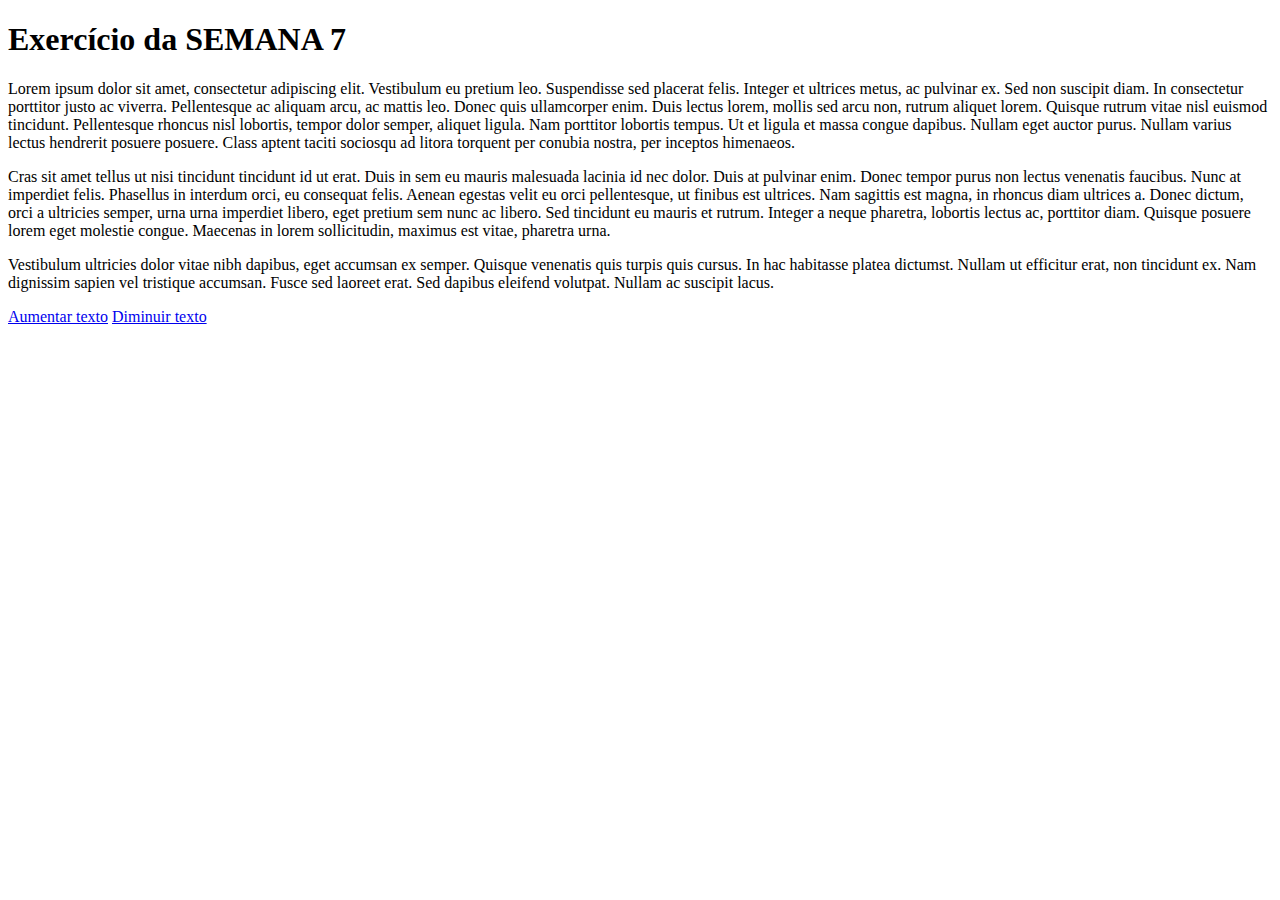
<file: AlteraTamanhoDaFonte/index.html>
<!DOCTYPE html>
<html lang="pt-br">

<head>
    <meta charset="UTF-8">
    <title>Exercício da SEMANA 7 - 22 a 26 de setembro</title>
   
     <link rel="stylesheet" href="style.css">
</head>

<body class="texto-regular">
    
    <h1>Exercício da SEMANA 7</h1>

    <p>Lorem ipsum dolor sit amet, consectetur adipiscing elit. Vestibulum eu pretium leo. Suspendisse sed placerat felis. Integer et ultrices metus, ac pulvinar ex. Sed non suscipit diam. In consectetur porttitor justo ac viverra. Pellentesque ac aliquam arcu, ac mattis leo. Donec quis ullamcorper enim. Duis lectus lorem, mollis sed arcu non, rutrum aliquet lorem. Quisque rutrum vitae nisl euismod tincidunt. Pellentesque rhoncus nisl lobortis, tempor dolor semper, aliquet ligula. Nam porttitor lobortis tempus. Ut et ligula et massa congue dapibus. Nullam eget auctor purus. Nullam varius lectus hendrerit posuere posuere. Class aptent taciti sociosqu ad litora torquent per conubia nostra, per inceptos himenaeos.</p>

    <p>Cras sit amet tellus ut nisi tincidunt tincidunt id ut erat. Duis in sem eu mauris malesuada lacinia id nec dolor. Duis at pulvinar enim. Donec tempor purus non lectus venenatis faucibus. Nunc at imperdiet felis. Phasellus in interdum orci, eu consequat felis. Aenean egestas velit eu orci pellentesque, ut finibus est ultrices. Nam sagittis est magna, in rhoncus diam ultrices a. Donec dictum, orci a ultricies semper, urna urna imperdiet libero, eget pretium sem nunc ac libero. Sed tincidunt eu mauris et rutrum. Integer a neque pharetra, lobortis lectus ac, porttitor diam. Quisque posuere lorem eget molestie congue. Maecenas in lorem sollicitudin, maximus est vitae, pharetra urna.</p>

    <p>Vestibulum ultricies dolor vitae nibh dapibus, eget accumsan ex semper. Quisque venenatis quis turpis quis cursus. In hac habitasse platea dictumst. Nullam ut efficitur erat, non tincidunt ex. Nam dignissim sapien vel tristique accumsan. Fusce sed laoreet erat. Sed dapibus eleifend volutpat. Nullam ac suscipit lacus.</p>

    <a href="#" id="aumentar">Aumentar texto</a>

     <a href="#" id="diminuir">Diminuir texto</a>

      <script src="script.js"></script>
</body>

</html>
</file>
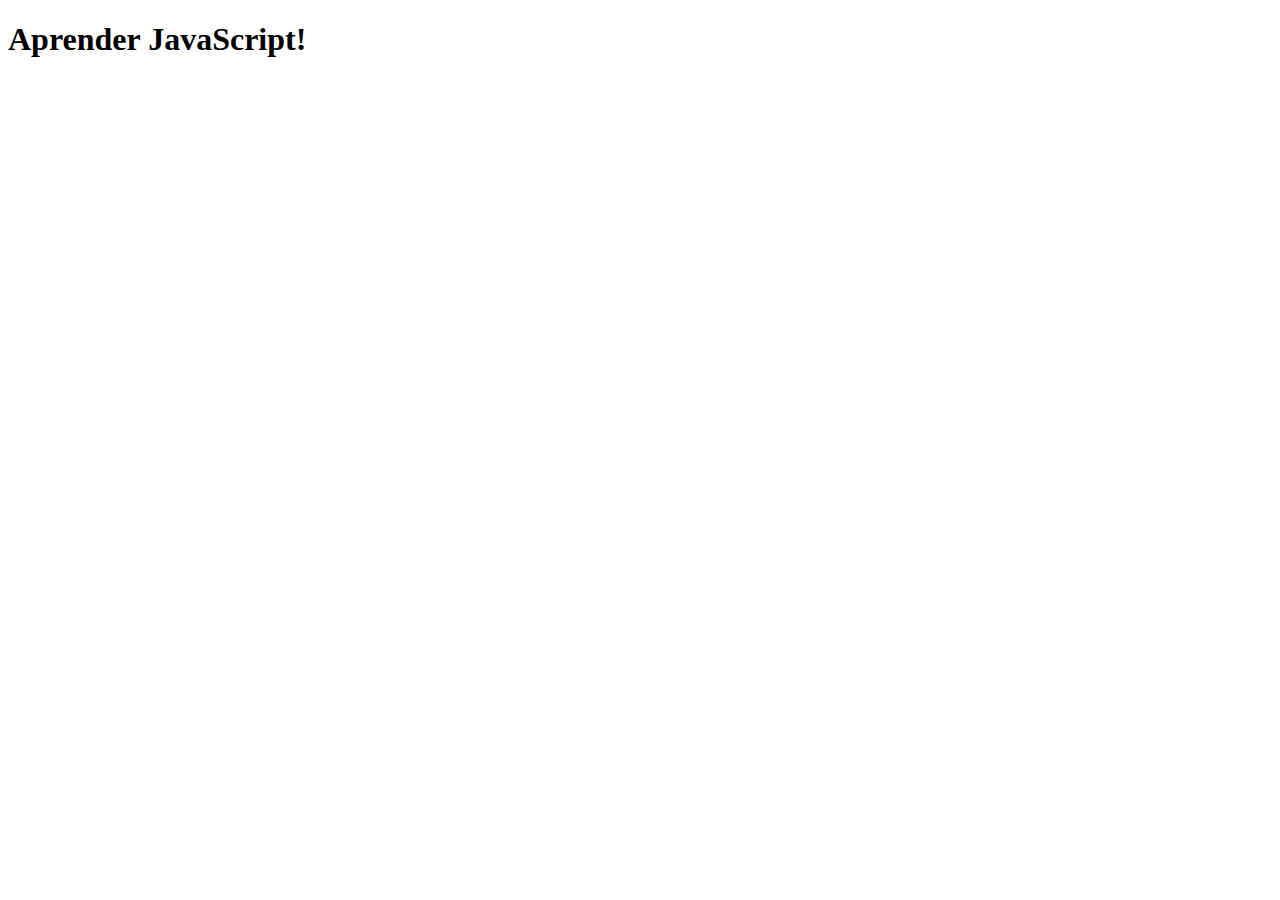
<file: elefantes/index.html>
<!DOCTYPE html>
<html lang="en">
<head>
   <meta charset="UTF-8">
   <meta name="viewport" content="width=device-width, initial-scale=1.0">
   <title>Fundamentos JavaScript</title>
   <script src="scripts.js"></script>
</head>
<body>
  <h1>Aprender JavaScript!</h1>

    <script>
        console.log("Hello World JavaScript!")
    </script>

</body>
</html>
</file>
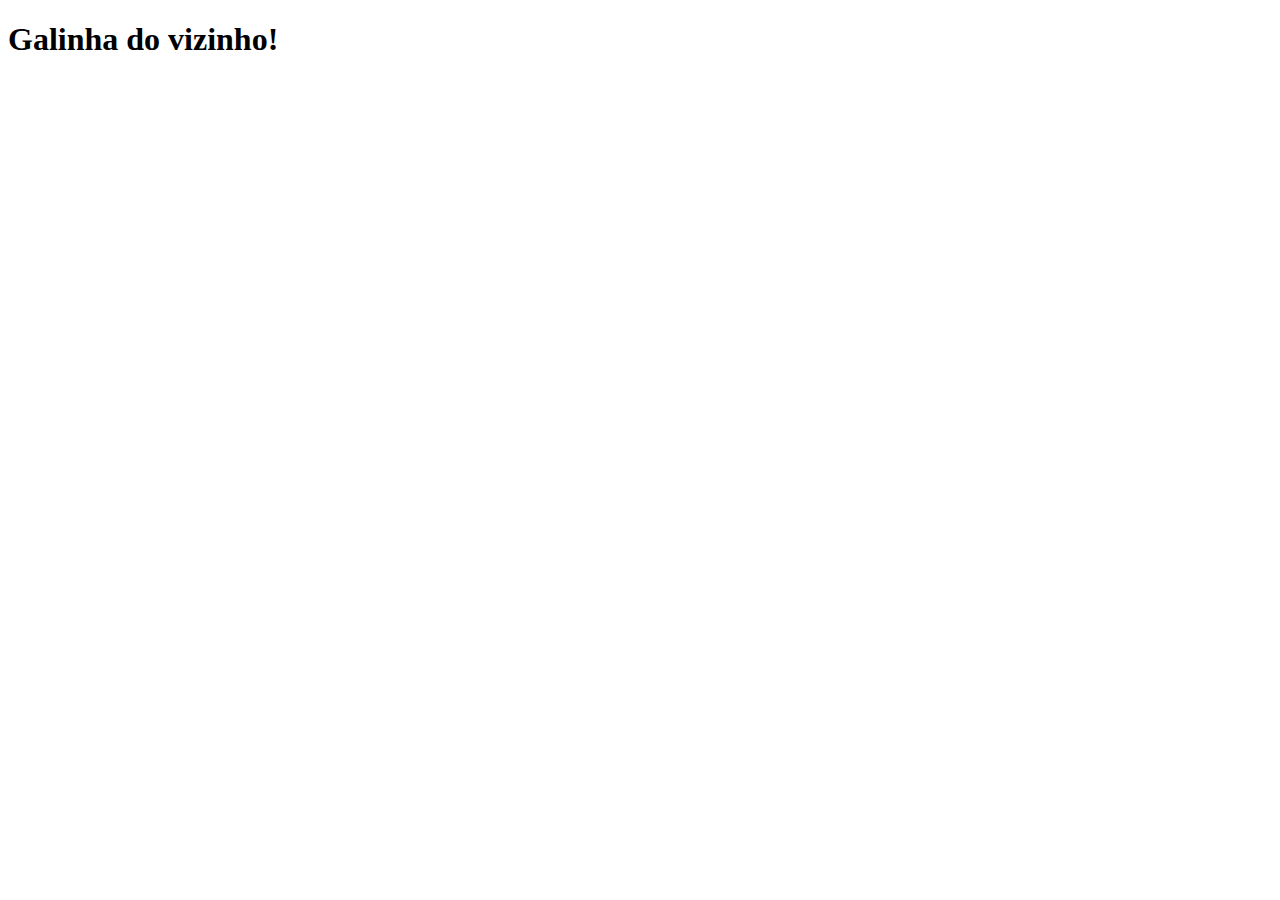
<file: galinhaDoVizinho/index.html>
<!DOCTYPE html>
<html lang="pt-br">
<head>
   <meta charset="UTF-8">
   <meta name="viewport" content="width=device-width, initial-scale=1.0">
   <title>Galinha do vizinho</title>
   <script src="scripts.js"></script>
</head>
<body>
  <h1>Galinha do vizinho!</h1>

</body>
</html>
</file>
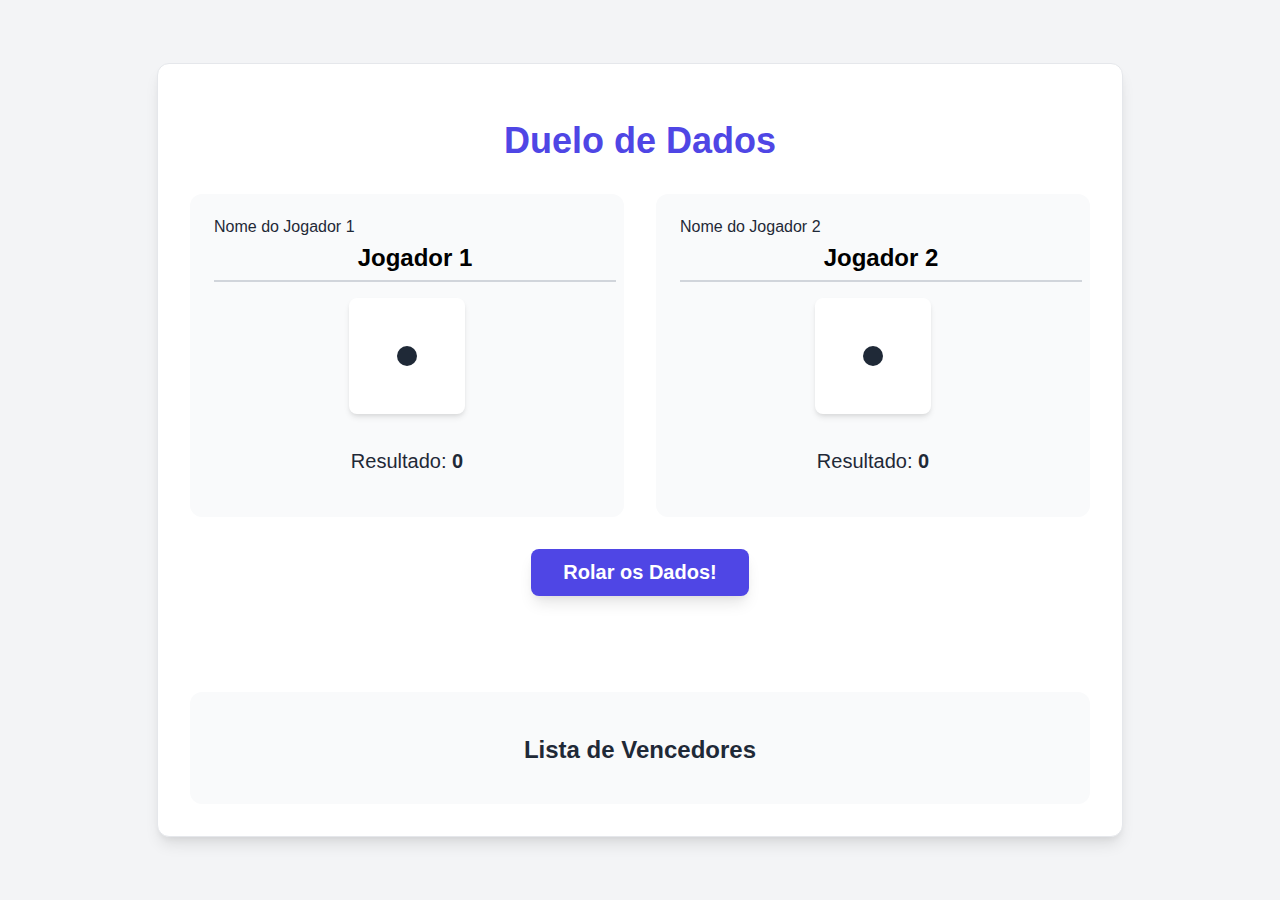
<file: Jogos/index.html>
<!DOCTYPE html>
<html lang="pt-BR">
<head>
    <meta charset="UTF-8">
    <meta name="viewport" content="width=device-width, initial-scale=1.0">
    <title>Duelo de Dados</title>
    <link rel="stylesheet" href="./css/style.css">
</head>
<body>

    <main>
        <h1>Duelo de Dados</h1>
        <!-- Seção dos Jogadores -->
        <div class="players-container">
            <!-- Jogador 1 -->
            <div id="player1-section" class="player-section">
                <form onsubmit="return false;">
                    <label for="player1-name" class="sr-only">Nome do Jogador 1</label>
                    <input type="text" id="player1-name" value="Jogador 1">
                </form>
                <div id="die1" class="die-container">
                    <img src="./imgs/1.svg" width="100" height="100">
                </div>
                <p class="player-result">Resultado: <span id="player1-result">0</span></p>
            </div>

            <!-- Jogador 2 -->
            <div id="player2-section" class="player-section">
                <form onsubmit="return false;">
                    <label for="player2-name" class="sr-only">Nome do Jogador 2</label>
                    <input type="text" id="player2-name" value="Jogador 2">
                </form>
                <div id="die2" class="die-container">
                    <img src="imgs/1.svg" width="100" height="100">
                </div>
                <p class="player-result">Resultado: <span id="player2-result">0</span></p>
            </div>
        </div>

        <!-- Seção de Ação e Resultado -->
        <div class="action-section">
            <button id="roll-button">Rolar os Dados!</button>
            <div id="winner-announcement" aria-live="polite">&nbsp;</div>
        </div>

        <!-- Seção da Lista de Vencedores -->
        <div class="winners-section">
            <h2> Lista de Vencedores </h2>
            <ol id="winners-list">
                <!-- Vencedores serão adicionados aqui -->
            </ol>
        </div>
    </main>

    <script src="./resposta.js"></script>

</body>
</html>
</file>
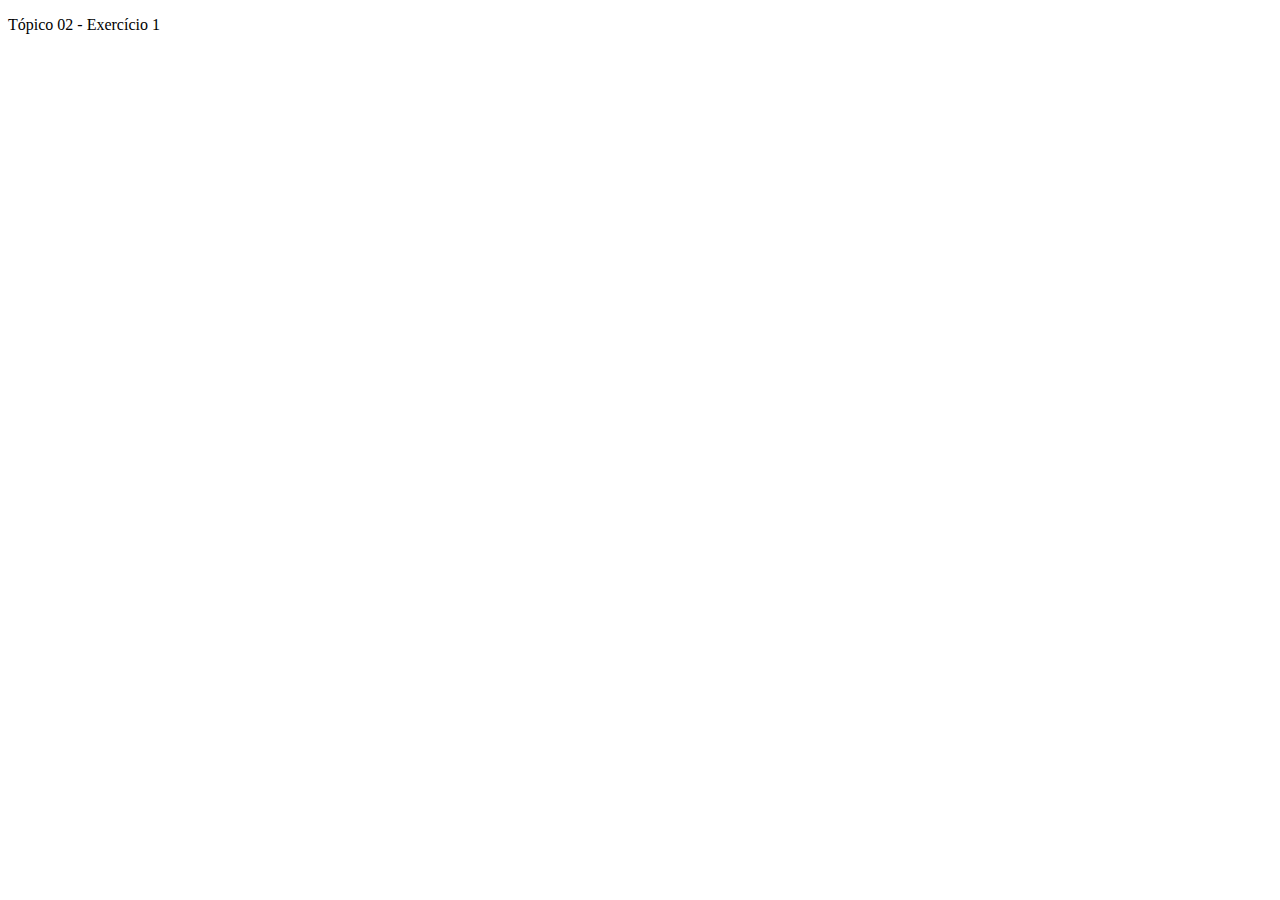
<file: Topico02/Exercicio1/index.html>
<!DOCTYPE html>
<html lang="pt-br">

<head>
    <meta charset="UTF-8">
    <title>Aula1</title>
    <script src="script.js"></script>
</head>

<body>
    <p>Tópico 02 - Exercício 1</p>
</body>

</html>
</file>
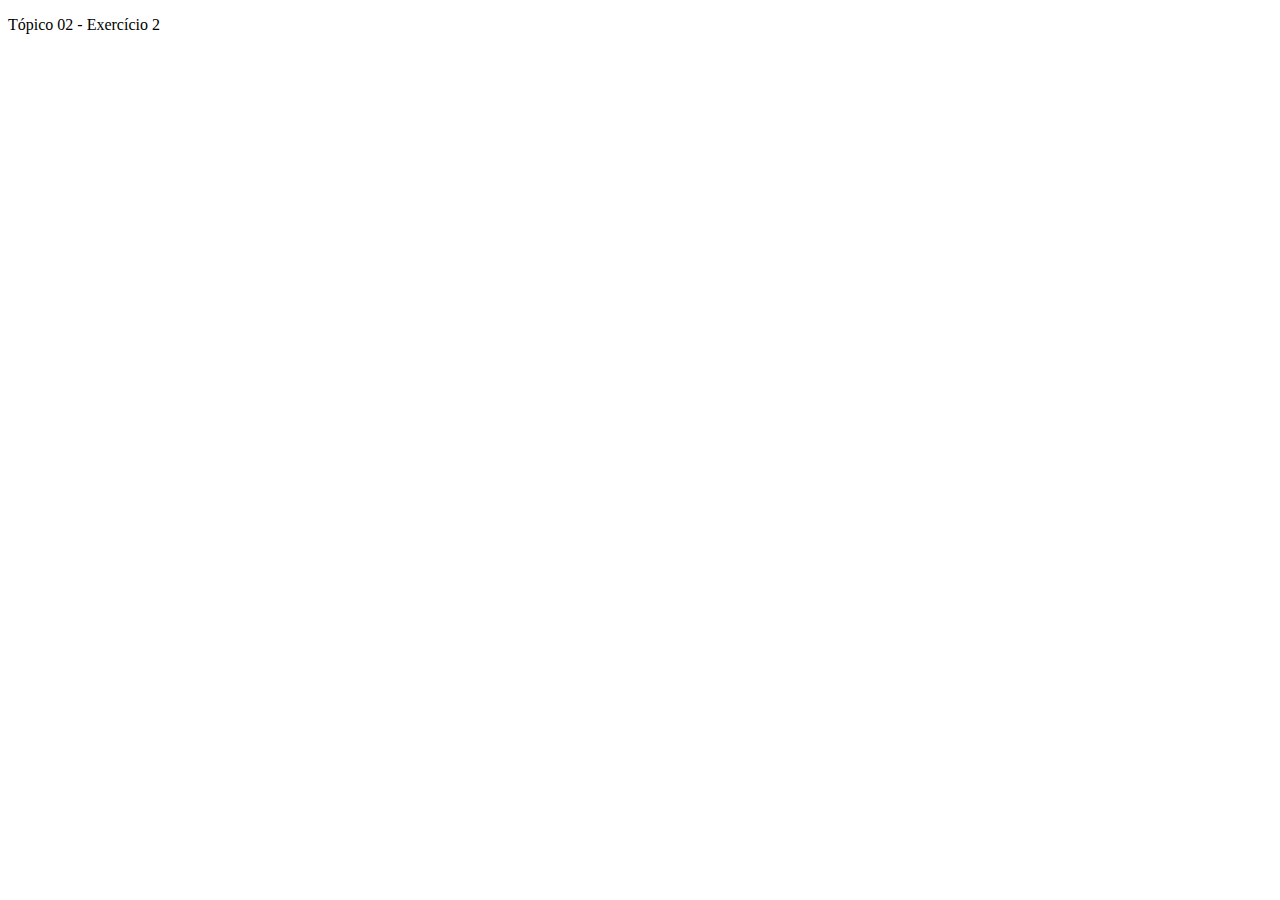
<file: Topico02/Exercicio2/index.html>
<!DOCTYPE html>
<html lang="pt-br">

<head>
    <meta charset="UTF-8">
    <title>Aula1</title>
    <script src="script.js"></script>
</head>

<body>
    <p>Tópico 02 - Exercício 2</p>
</body>

</html>
</file>
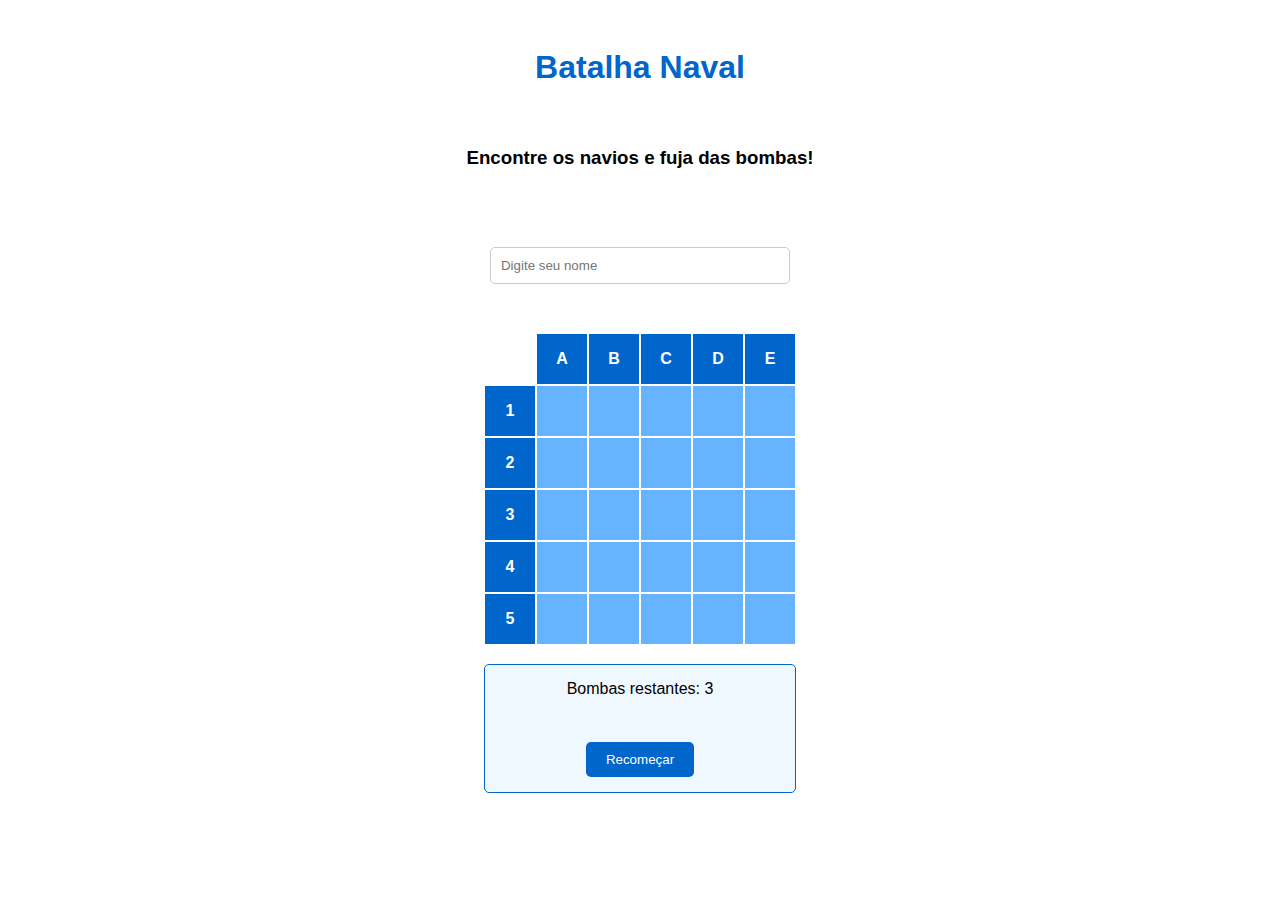
<file: Topico06/DOM_Batalha Naval/index.html>
<!DOCTYPE html>
<html lang="pt-BR">
<head>
    <meta charset="UTF-8">
    <meta name="viewport" content="width=device-width, initial-scale=1.0">
    <title>Batalha Naval Simplificado</title>
    <style>
        body {
            font-family: Arial, sans-serif;
            display: flex;
            flex-direction: column;
            align-items: center;
            padding: 20px;
        }
        
        h1 {
            color: #0066cc;
        }
        
        .game-container {
            display: flex;
            gap: 30px;
            margin-top: 20px;
            justify-content: center;
            align-items: center;
            flex-direction: column;
        }
        
        .board {
            display: grid;
            grid-template-columns: repeat(6, 50px);
            grid-template-rows: repeat(6, 50px);
            gap: 2px;
        }

        .header {
            background-color: #0066cc;
            color: white;
            display: flex;
            justify-content: center;
            align-items: center;
            font-weight: bold;
        }

        .header:first-child {
            background-color: #ffffff;
        }
        
        .cell {
            width: 50px;
            height: 50px;
            background-color: #66b3ff;
            display: flex;
            justify-content: center;
            align-items: center;
            cursor: pointer;
            font-weight: bold;
            color: white;
        }
        
        .cell:hover {
            background-color: #3399ff;
        }
        
        .cell.bomb {
            background-image: url('img/explosion.png');
            background-repeat: no-repeat;
            background-position: center;
        }
        
        .cell.miss {
            background-image: url('img/splash.png');
            background-repeat: no-repeat;
            background-position: center;
        }
        
        .cell.hit {
            background-image: url('img/pirate-ship.png');
            background-repeat: no-repeat;
            background-position: center;
        }
        
        .info-panel {
            margin-top: 20px;
            padding: 15px;
            border: 1px solid #0066cc;
            border-radius: 5px;
            background-color: #f0f8ff;
            text-align: center;
            min-width: 280px;
        }
        
        #message {
            margin-top: 10px;
            font-weight: bold;
            min-height: 24px;
            text-align: center;
        }

        #restart-button {
            margin-top: 10px;
            padding: 10px 20px;
            background-color: #0066cc;
            color: white;
            border: none;
            border-radius: 5px;
            cursor: pointer;
        }
        #restart-button:hover {
            background-color: #005bb5;
        }
        .form-name {
            margin-top: 30px;
            margin-bottom: 20px;
            display: flex;
            flex-direction: column;
            align-items: flex-start;
            width: 300px;
        }
        .form-name input {
            padding: 10px;
            border: 1px solid #ccc;
            border-radius: 5px;
            width: 100%;
            box-sizing: border-box;
        }
    </style>
</head>
<body>
    <h1>Batalha Naval</h1>

   
    
    <div class="game-container">
            <h3>Encontre os navios e fuja das bombas!</h3>

            <form class="form-name">
            <input type="text" id="player-name" placeholder="Digite seu nome" name="player-name">
            </form>

            <div id="player-board" class="board">
                <div class="header"></div>
                <div class="header">A</div>
                <div class="header">B</div>
                <div class="header">C</div>
                <div class="header">D</div>
                <div class="header">E</div>
                <div class="header">1</div>
                <div class="cell" posicao="0"></div>
                <div class="cell" posicao="1"></div>
                <div class="cell" posicao="2"></div>
                <div class="cell" posicao="3"></div>
                <div class="cell" posicao="4"></div>
                <div class="header">2</div>
                <div class="cell" posicao="5"></div>
                <div class="cell" posicao="6"></div>
                <div class="cell" posicao="7"></div>
                <div class="cell" posicao="8"></div>
                <div class="cell" posicao="9"></div>
                <div class="header">3</div>
                <div class="cell" posicao="10"></div>
                <div class="cell" posicao="11"></div>
                <div class="cell" posicao="12"></div>
                <div class="cell" posicao="13"></div>
                <div class="cell" posicao="14"></div>
                <div class="header">4</div>
                <div class="cell" posicao="15"></div>
                <div class="cell" posicao="16"></div>
                <div class="cell" posicao="17"></div>
                <div class="cell" posicao="18"></div>
                <div class="cell" posicao="19"></div>
                <div class="header">5</div>
                <div class="cell" posicao="20"></div>
                <div class="cell" posicao="21"></div>
                <div class="cell" posicao="22"></div>
                <div class="cell" posicao="23"></div>
                <div class="cell" posicao="24"></div>
            </div>
    </div>
    
    
    

    <div class="info-panel">
        <div>
            Bombas restantes: <span id="player-bombs">3</span>
        </div>
        <div id="message"></div>
        <button id="restart-button" >Recomeçar</button>
    </div>

    <script src="resposta.js"></script>
</body>
</html>
</file>
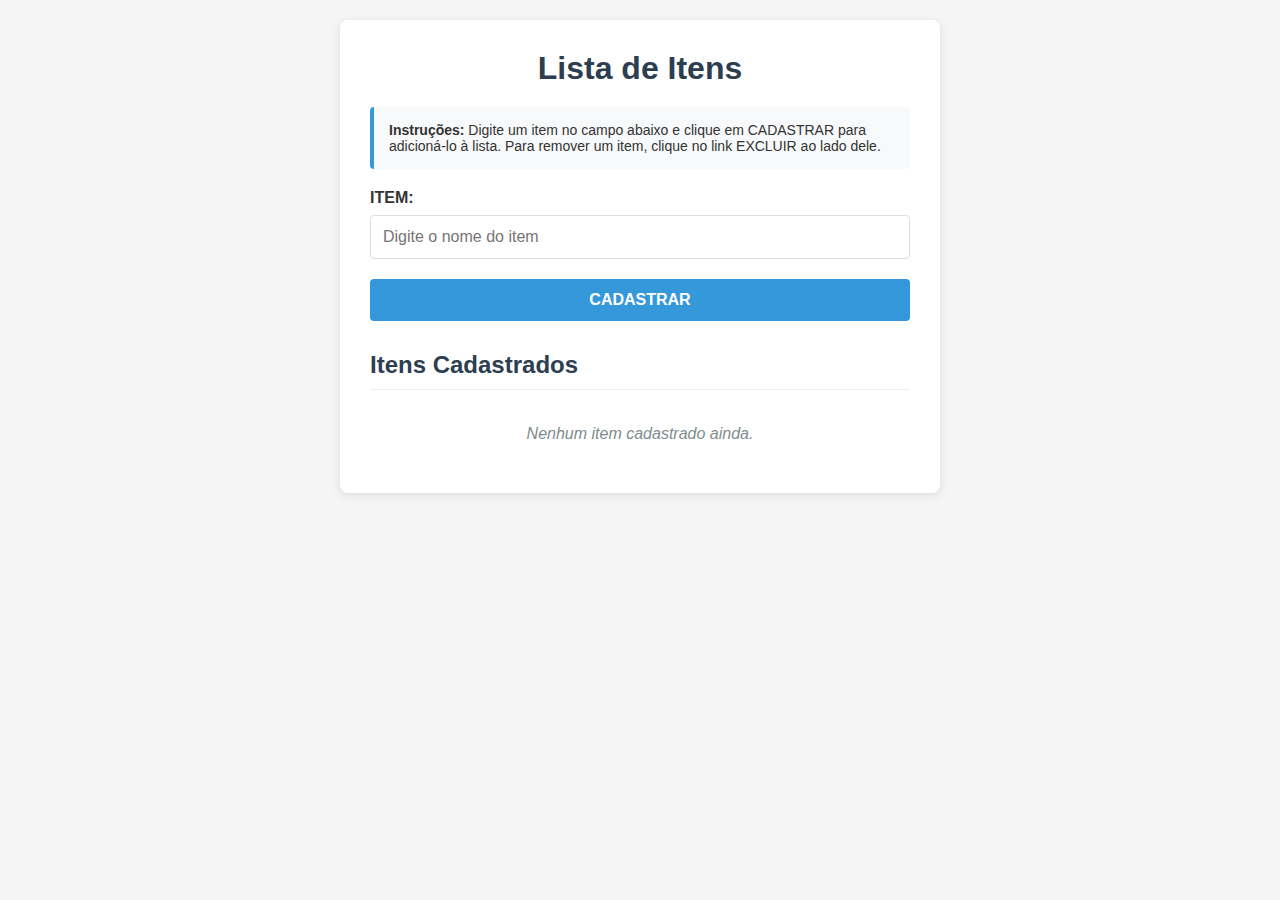
<file: Topico07/form/index.html>
<!DOCTYPE html>
<html lang="pt-br">

<head>
    <meta charset="UTF-8">
    <meta name="viewport" content="width=device-width, initial-scale=1.0">
    <title>Lista de Itens - Exercício de Formulários</title>
    <link rel="stylesheet" href="style.css">
</head>

<body>
    <div class="container">
        <h1>Lista de Itens</h1>

        <div class="instructions">
            <p><strong>Instruções:</strong> Digite um item no campo abaixo e clique em CADASTRAR para adicioná-lo à
                lista. Para remover um item, clique no link EXCLUIR ao lado dele.</p>
        </div>

        <!-- Formulário -->
        <form id="itemForm">
            <div class="form-group">
                <label for="item">ITEM:</label>
                <input type="text" id="item" name="item" placeholder="Digite o nome do item" required>
            </div>
            <button type="submit">CADASTRAR</button>
        </form>

        <!-- Lista de itens -->
        <div class="item-list">
            <h2>Itens Cadastrados</h2>
            <ul id="itemList">
                <!-- Itens serão adicionados aqui dinamicamente -->
            </ul>
        </div>
    </div>

    <script src="script.js"></script>
</body>

</html>
</file>
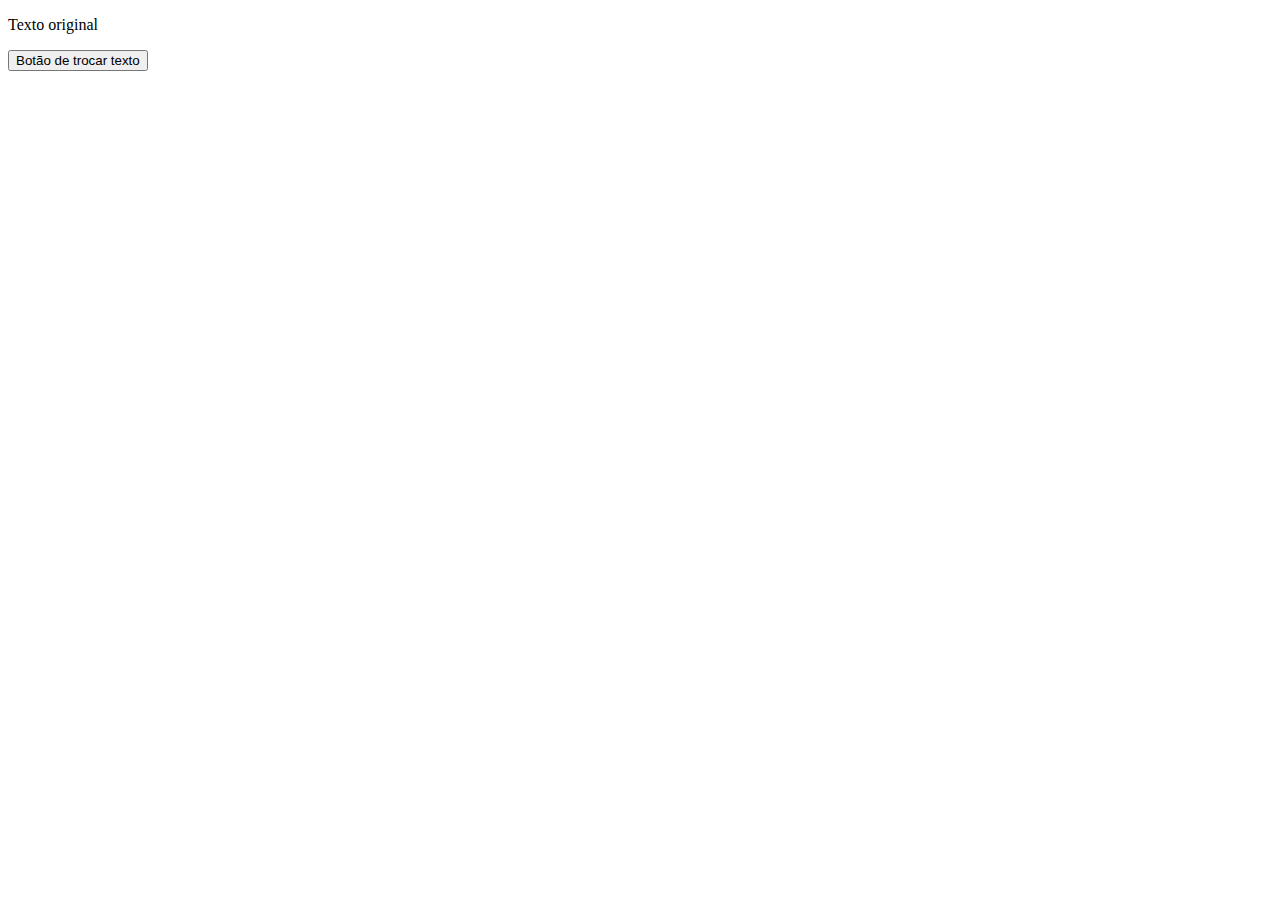
<file: Topico06/ExerciciosAddEventListener/2-mudar_conteudo_de_tag-click.html>
<!DOCTYPE html>
<html lang="en">

<head>
  <meta charset="UTF-8">
  <meta name="viewport" content="width=device-width, initial-scale=1.0">
  <title>Mudar texto</title>
</head>

<body>

  <!-- 2. Mudando texto

Quando o usuário clicar em um botão, o texto dentro de um <p> deve mudar para:

“Você clicou no botão!” -->


  <p>Texto original</p>


  <button id="muda-texto">Botão de trocar texto</button>

  
  <script>
    const botao = document.getElementById('muda-texto');
    const paragrafo = document.querySelector('p');

    botao.addEventListener('click', () => {
      // Usar textContent ou innerHTML para mudar o texto
      paragrafo.textContent = "Você clicou no botão!";

    });
  </script>


</body>

</html>
</file>
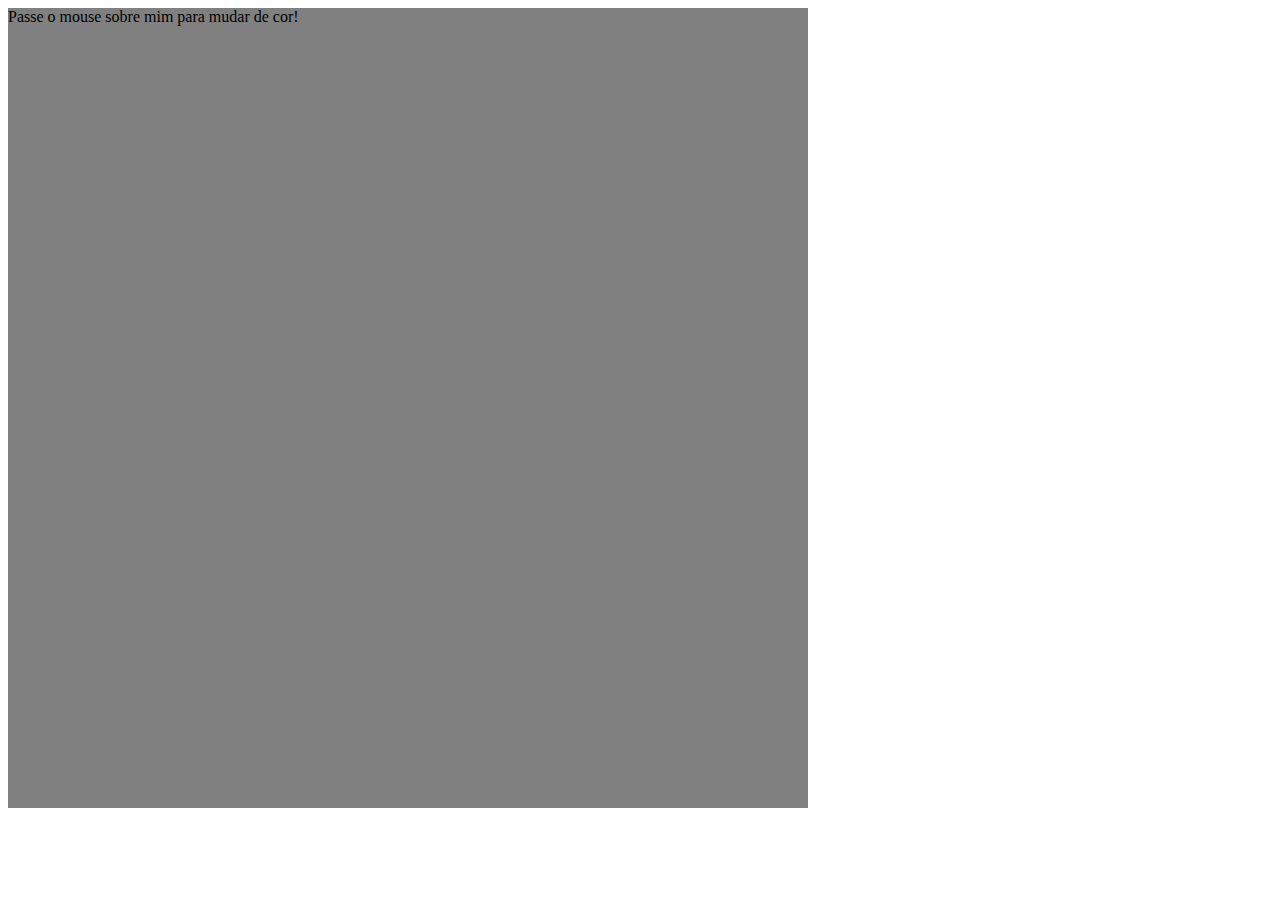
<file: Topico06/ExerciciosAddEventListener/4-mudar_cor_div-mouseover.html>
<!DOCTYPE html>
<html lang="en">

<head>
  <meta charset="UTF-8">
  <meta name="viewport" content="width=device-width, initial-scale=1.0">
  <title>Mudar cor da DIV</title>
</head>

<body>


  <!-- 4. Mouse over

Crie uma <div> com fundo cinza.
Quando o mouse passar por cima dela (mouseover), mude a cor para azul.
Quando sair (mouseout), volte ao cinza. -->


  <div style="width: 800px; height: 800px; background-color: gray; transition: background-color 0.3s;">
    Passe o mouse sobre mim para mudar de cor!
  </div>

  <script>
    const div = document.querySelector('div');
    const cores = ['red', 'blue', 'green', 'orange', 'purple', 'yellow', 'pink', 'cyan'];

    div.addEventListener('mouseover', () => {
      const corAleatoria = cores[Math.floor(Math.random() * cores.length)];
      // aqui não é document. 
      div.style.backgroundColor = corAleatoria;
    });

    // Opcional: voltar ao cinza quando o mouse sair
    div.addEventListener('mouseout', () => {
      div.style.backgroundColor = 'gray';
    });
  </script>
</body>

</html>
</file>
<file: AlteraTamanhoDaFonte/style.css>
.texto-pequeno{

 font-size: 0.8rem;

}

.texto-regular{

 font-size: 1rem;

}

.texto-grande{

 font-size: 1.5rem;

}
</file>
<file: Jogos/css/style.css>
:root {
    --cor-fundo: #f3f4f6;
    --cor-surface: #ffffff;
    --cor-texto: #1f2937;
    --cor-primaria: #4f46e5;
    --cor-primaria-hover: #4338ca;
    --borda-radius: 0.75rem;
    --sombra: 0 10px 15px -3px rgba(0, 0, 0, 0.1), 0 4px 6px -2px rgba(0, 0, 0, 0.05);
}

body {
    font-family: -apple-system, BlinkMacSystemFont, "Segoe UI", Roboto, Helvetica, Arial, sans-serif, "Apple Color Emoji", "Segoe UI Emoji", "Segoe UI Symbol";
    background-color: var(--cor-fundo);
    color: var(--cor-texto);
    margin: 0;
    min-height: 100vh;
    display: flex;
    align-items: center;
    justify-content: center;
    padding: 1rem;
    box-sizing: border-box;
}

main {
    background-color: var(--cor-surface);
    padding: 2rem;
    border-radius: var(--borda-radius);
    box-shadow: var(--sombra);
    width: 100%;
    max-width: 900px;
    border: 1px solid #e5e7eb;
}

h1 {
    font-size: 2.25rem;
    font-weight: bold;
    text-align: center;
    margin-bottom: 2rem;
    color: var(--cor-primaria);
}

h2 {
    font-size: 1.5rem;
    font-weight: bold;
    margin-bottom: 1rem;
    text-align: center;
}

/* Seção dos Jogadores */
.players-container {
    display: flex;
    flex-wrap: wrap;
    gap: 2rem;
    margin-bottom: 2rem;
}

.player-section {
    flex: 1;
    min-width: 250px;
    display: flex;
    flex-direction: column;
    align-items: center;
    padding: 1.5rem;
    background-color: #f9fafb;
    border-radius: var(--borda-radius);
}

input[type="text"] {
    font-size: 1.5rem;
    font-weight: 600;
    text-align: center;
    background: transparent;
    border: none;
    border-bottom: 2px solid #d1d5db;
    padding: 0.5rem;
    margin-bottom: 1rem;
    width: 100%;
    transition: border-color 0.2s;
}

input[type="text"]:focus {
    outline: none;
    border-color: var(--cor-primaria);
}

.die-container {
    width: 100px;
    height: 100px;
    background-color: #ffffff;
    border-radius: 0.5rem;
    box-shadow: 0 4px 6px -1px rgba(0, 0, 0, 0.1), 0 2px 4px -1px rgba(0, 0, 0, 0.06);
    display: flex;
    align-items: center;
    justify-content: center;
    padding: 0.5rem;
    margin-bottom: 1rem;
}

.player-result {
    font-size: 1.25rem;
}

.player-result span {
    font-weight: bold;
}

/* Seção de Ação */
.action-section {
    text-align: center;
    margin-bottom: 2rem;
}

#roll-button {
    background-color: var(--cor-primaria);
    color: white;
    font-weight: bold;
    padding: 0.75rem 2rem;
    border: none;
    border-radius: 0.5rem;
    font-size: 1.25rem;
    box-shadow: var(--sombra);
    cursor: pointer;
    transition: background-color 0.2s, transform 0.1s;
}

#roll-button:hover {
    background-color: var(--cor-primaria-hover);
}

#roll-button:active {
    transform: scale(0.95);
}

#roll-button:disabled {
    background-color: #9ca3af;
    cursor: not-allowed;
    transform: none;
}

#winner-announcement {
    margin-top: 1.5rem;
    font-size: 1.875rem;
    font-weight: bold;
    height: 40px;
}

/* Lista de Vencedores */
.winners-section {
    background-color: #f9fafb;
    padding: 1.5rem;
    border-radius: var(--borda-radius);
}

#winners-list {
    list-style-type: decimal;
    padding-left: 2rem;
    margin: 0 auto;
    max-width: 400px;
    text-align: left;
    font-size: 1.125rem;
}

#winners-list li {
    margin-bottom: 0.5rem;
}


@keyframes roll {
    0% { transform: rotateX(0deg) rotateY(0deg); }
    100% { transform: rotateX(360deg) rotateY(360deg); }
  }
  
  .dado-animado {
    animation: roll 1s linear infinite;
  }
</file>
<file: Topico07/form/style.css>
/* ===== RESET E CONFIGURAÇÕES GERAIS ===== */
/* Remove margens, preenchimentos padrão e define box-sizing para todos os elementos */
* {
    margin: 0;
    padding: 0;
    box-sizing: border-box; /* Inclui padding e border na largura/altura total */
    font-family: 'Segoe UI', Tahoma, Geneva, Verdana, sans-serif; /* Define fonte padrão */
}

/* ===== ESTILOS DO CORPO DA PÁGINA ===== */
body {
    background-color: #f5f5f5; /* Cor de fundo cinza claro */
    padding: 20px; /* Espaçamento interno */
    color: #333; /* Cor do texto principal */
}

/* ===== CONTAINER PRINCIPAL ===== */
.container {
    max-width: 600px; /* Largura máxima do conteúdo */
    margin: 0 auto; /* Centraliza o container na página */
    background-color: white; /* Fundo branco */
    border-radius: 8px; /* Cantos arredondados */
    box-shadow: 0 2px 10px rgba(0, 0, 0, 0.1); /* Sombra suave */
    padding: 30px; /* Espaçamento interno */
}

/* ===== TÍTULO PRINCIPAL ===== */
h1 {
    text-align: center; /* Centraliza o texto */
    margin-bottom: 20px; /* Espaço abaixo do título */
    color: #2c3e50; /* Cor azul escuro */
}

/* ===== GRUPO DE FORMULÁRIO ===== */
.form-group {
    margin-bottom: 20px; /* Espaço entre os grupos de formulário */
}

/* ===== RÓTULOS DO FORMULÁRIO ===== */
label {
    display: block; /* Faz o label ocupar toda a linha */
    margin-bottom: 8px; /* Espaço abaixo do label */
    font-weight: 600; /* Peso da fonte semi-negrito */
}

/* ===== CAMPO DE TEXTO DO FORMULÁRIO ===== */
input[type="text"] {
    width: 100%; /* Ocupa 100% da largura disponível */
    padding: 12px; /* Espaçamento interno */
    border: 1px solid #ddd; /* Borda cinza clara */
    border-radius: 4px; /* Cantos levemente arredondados */
    font-size: 16px; /* Tamanho da fonte */
    transition: border-color 0.3s; /* Transição suave para a cor da borda */
}

/* Efeito quando o campo de texto está focado */
input[type="text"]:focus {
    border-color: #3498db; /* Borda azul quando focado */
    outline: none; /* Remove contorno padrão do navegador */
}

/* ===== BOTÃO DE ENVIO ===== */
button[type="submit"] {
    background-color: #3498db; /* Cor de fundo azul */
    color: white; /* Cor do texto branco */
    border: none; /* Remove borda padrão */
    padding: 12px 20px; /* Espaçamento interno */
    border-radius: 4px; /* Cantos arredondados */
    cursor: pointer; /* Muda cursor para pointer ao passar o mouse */
    font-size: 16px; /* Tamanho da fonte */
    font-weight: 600; /* Peso da fonte semi-negrito */
    transition: background-color 0.3s; /* Transição suave para cor de fundo */
    width: 100%; /* Ocupa 100% da largura disponível */
}

/* Efeito hover no botão */
button[type="submit"]:hover {
    background-color: #2980b9; /* Azul mais escuro ao passar o mouse */
}

/* ===== SEÇÃO DA LISTA DE ITENS ===== */
.item-list {
    margin-top: 30px; /* Espaço acima da lista */
}

/* Título da lista de itens */
.item-list h2 {
    margin-bottom: 15px; /* Espaço abaixo do título */
    color: #2c3e50; /* Cor azul escuro */
    border-bottom: 1px solid #eee; /* Linha inferior cinza muito clara */
    padding-bottom: 10px; /* Espaço entre texto e linha */
}

/* ===== ITENS INDIVIDUAIS DA LISTA ===== */
.item {
    display: flex; /* Layout flexbox para alinhar conteúdo */
    justify-content: space-between; /* Espaço entre texto e botão excluir */
    align-items: center; /* Alinha verticalmente ao centro */
    padding: 12px; /* Espaçamento interno */
    background-color: #f9f9f9; /* Fundo cinza muito claro */
    border-radius: 4px; /* Cantos arredondados */
    margin-bottom: 10px; /* Espaço entre itens */
    transition: background-color 0.3s; /* Transição suave para cor de fundo */
}

/* Efeito hover nos itens */
.item:hover {
    background-color: #f0f0f0; /* Fundo um pouco mais escuro ao passar mouse */
}

/* Texto do item */
.item-text {
    flex-grow: 1; /* Ocupa todo o espaço disponível */
}

/* ===== LINK EXCLUIR ===== */
.delete-link {
    color: #e74c3c; /* Cor vermelha */
    text-decoration: none; /* Remove sublinhado padrão dos links */
    font-weight: 600; /* Peso da fonte semi-negrito */
    padding: 6px 12px; /* Espaçamento interno */
    border-radius: 4px; /* Cantos arredondados */
    transition: background-color 0.3s; /* Transição suave para cor de fundo */
}

/* Efeito hover no link excluir */
.delete-link:hover {
    background-color: #e74c3c; /* Fundo vermelho ao passar mouse */
    color: white; /* Texto branco ao passar mouse */
}

/* ===== MENSAGEM DE LISTA VAZIA ===== */
.empty-message {
    text-align: center; /* Centraliza o texto */
    color: #7f8c8d; /* Cor cinza */
    font-style: italic; /* Texto em itálico */
    padding: 20px; /* Espaçamento interno */
}

/* ===== SEÇÃO DE INSTRUÇÕES ===== */
.instructions {
    background-color: #f8f9fa; /* Fundo cinza muito claro */
    padding: 15px; /* Espaçamento interno */
    border-radius: 4px; /* Cantos arredondados */
    margin-bottom: 20px; /* Espaço abaixo das instruções */
    font-size: 14px; /* Tamanho de fonte menor */
    border-left: 4px solid #3498db; /* Borda lateral azul */
}

/* ===== ESTILO PARA A LISTA SEM MARCADORES ===== */
#itemList {
    list-style-type: none; /* Remove os marcadores (bolinhas) da lista */
}
</file>
